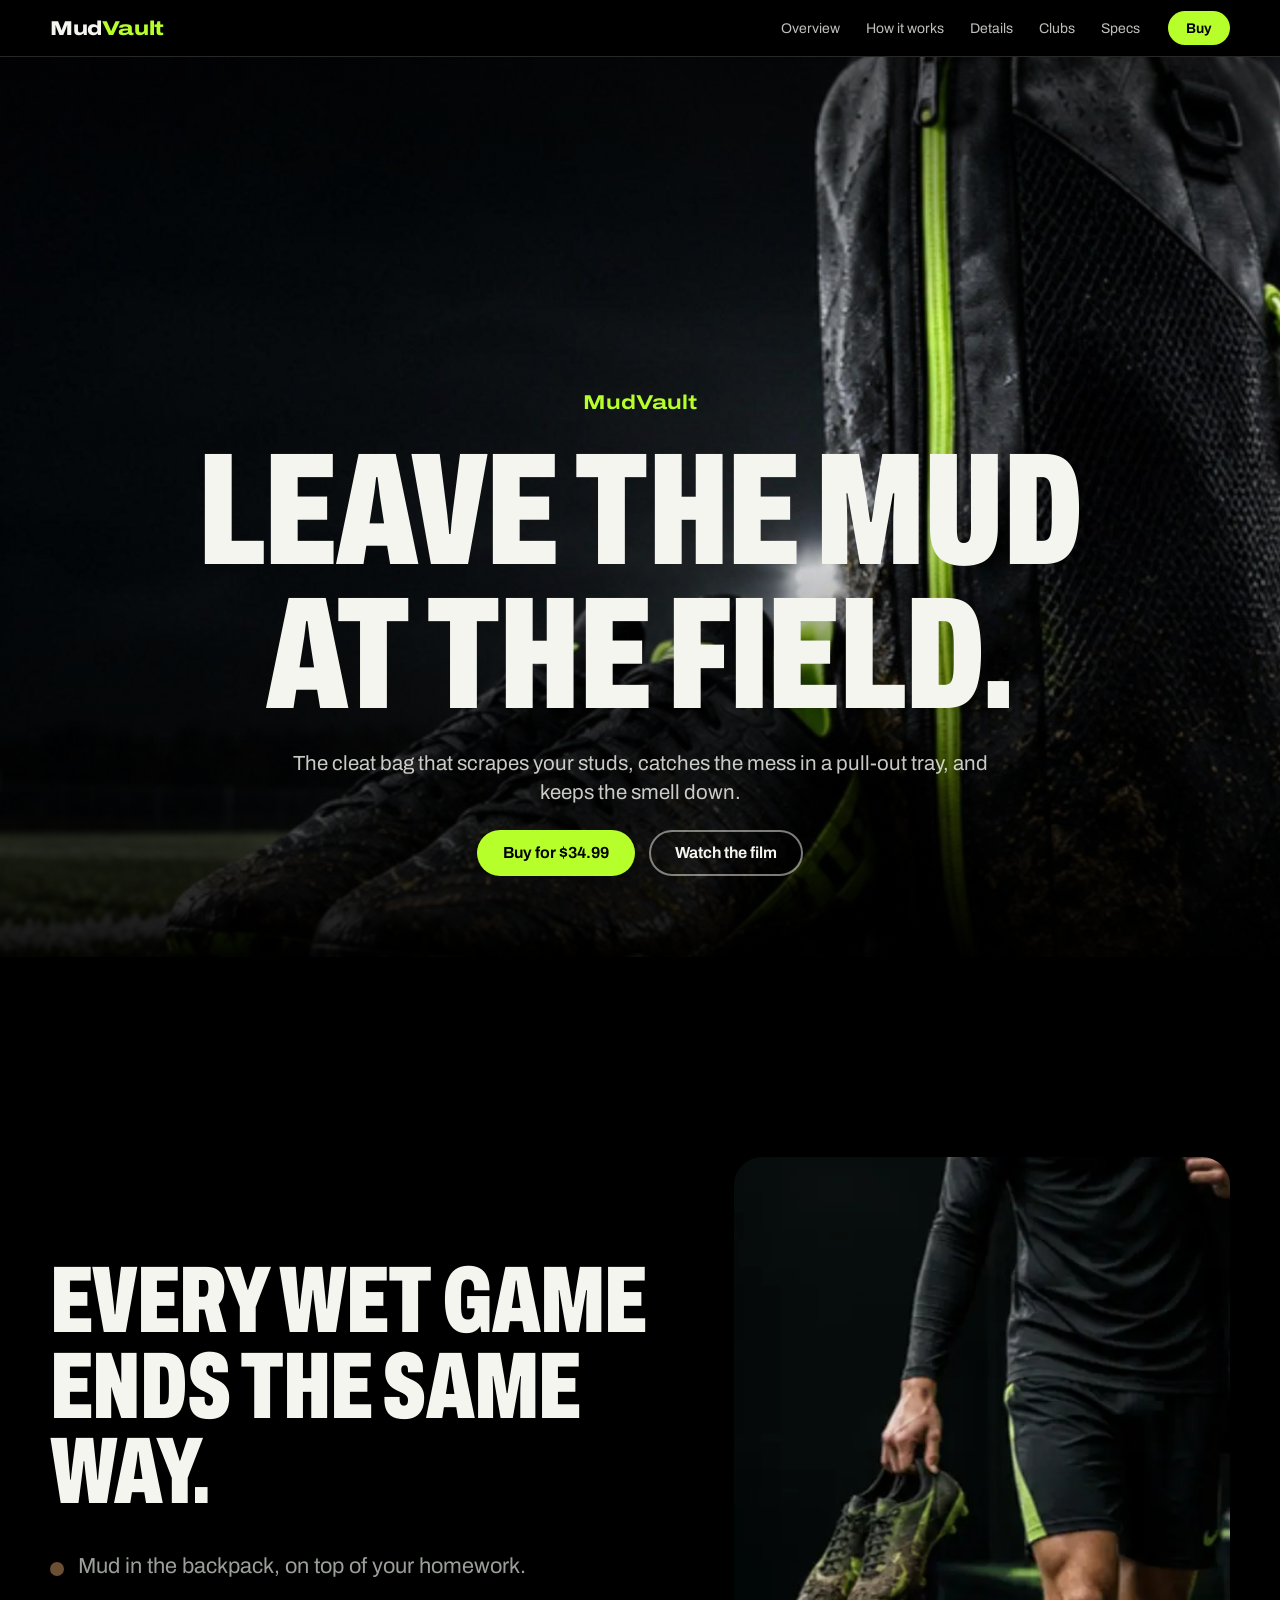
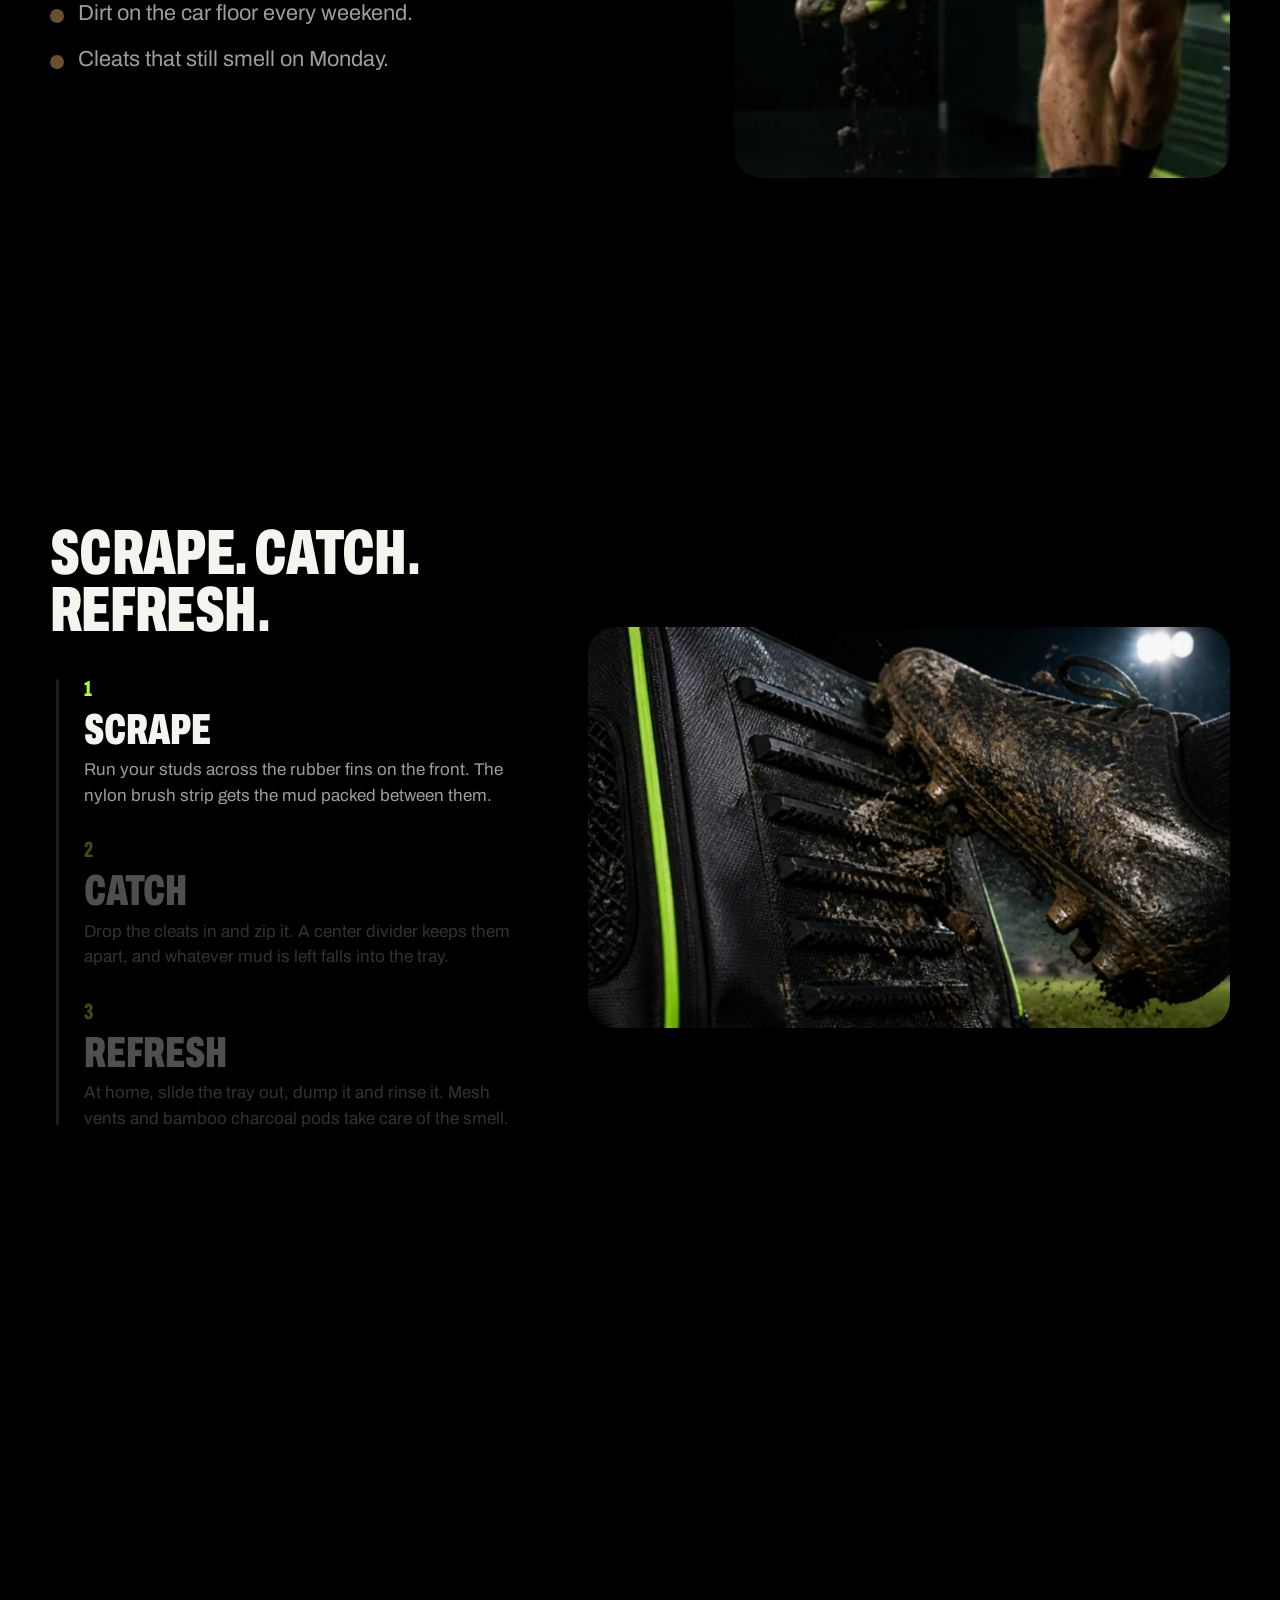
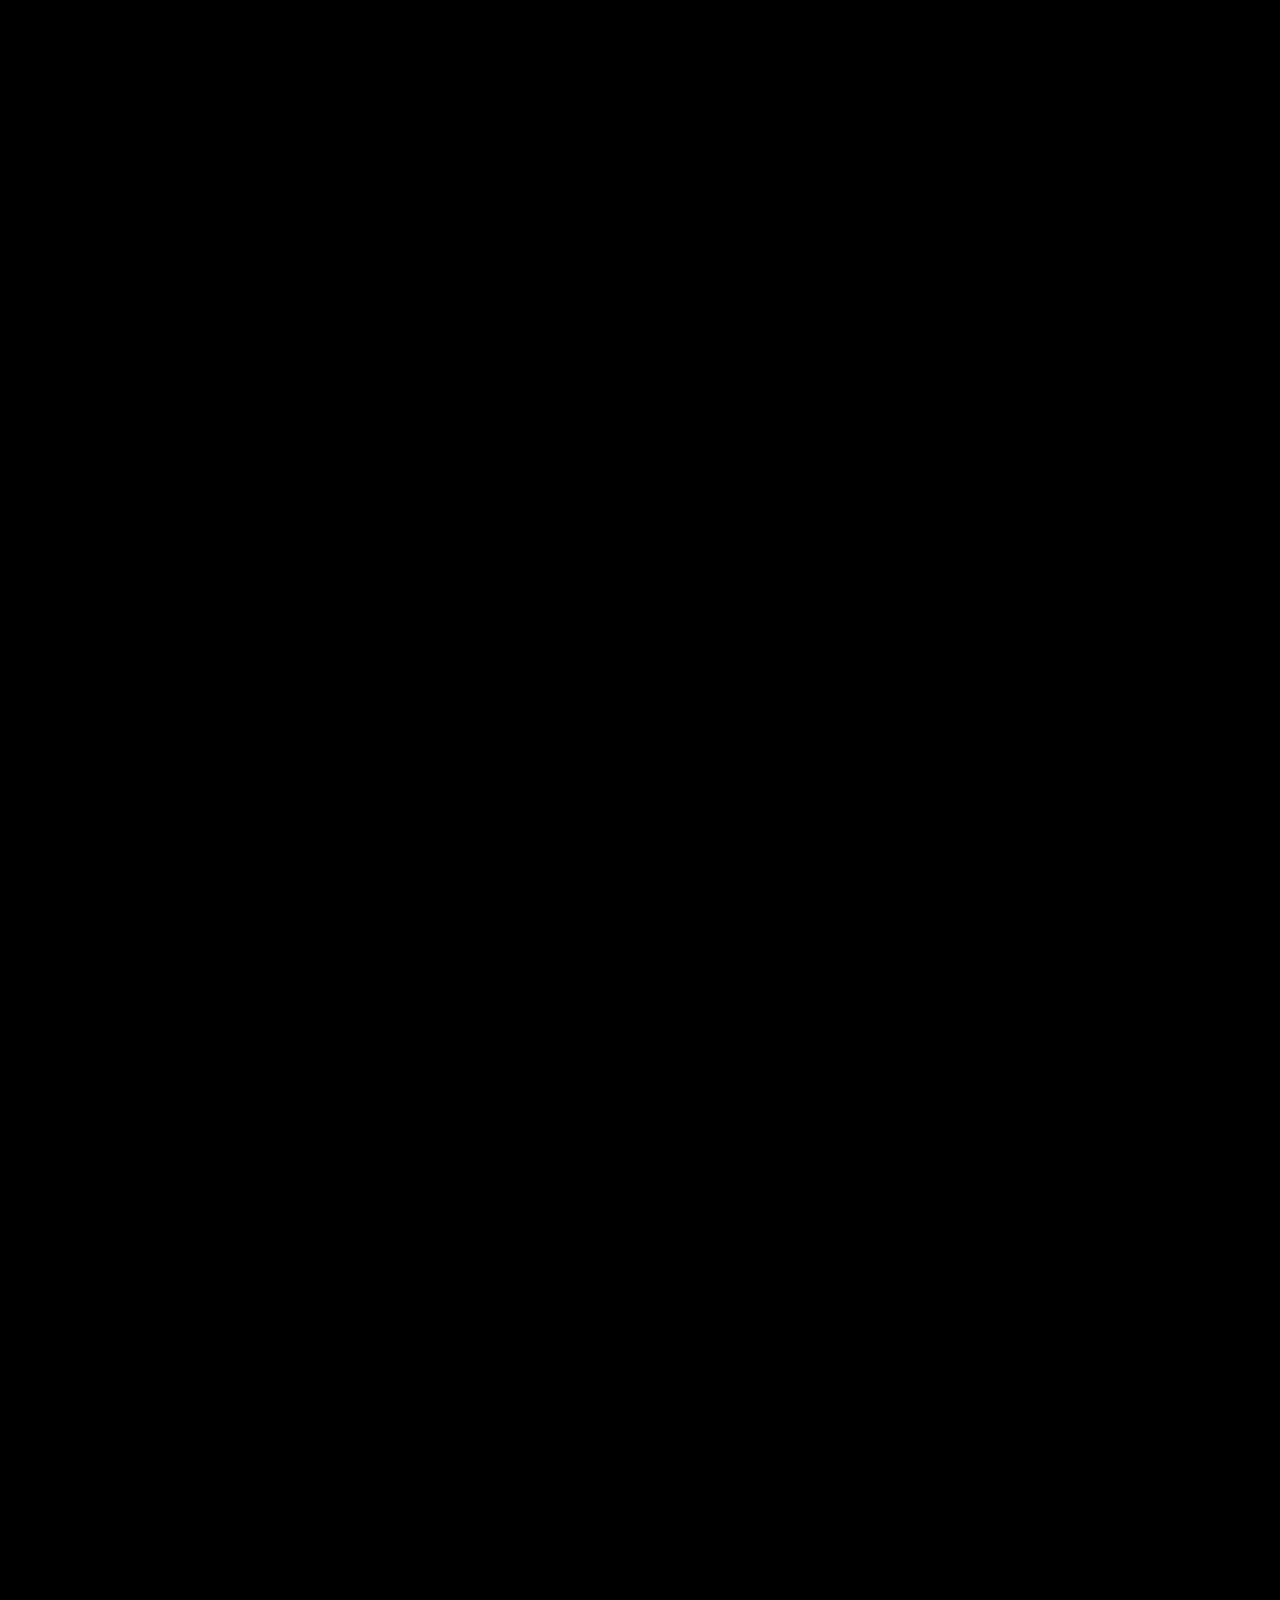
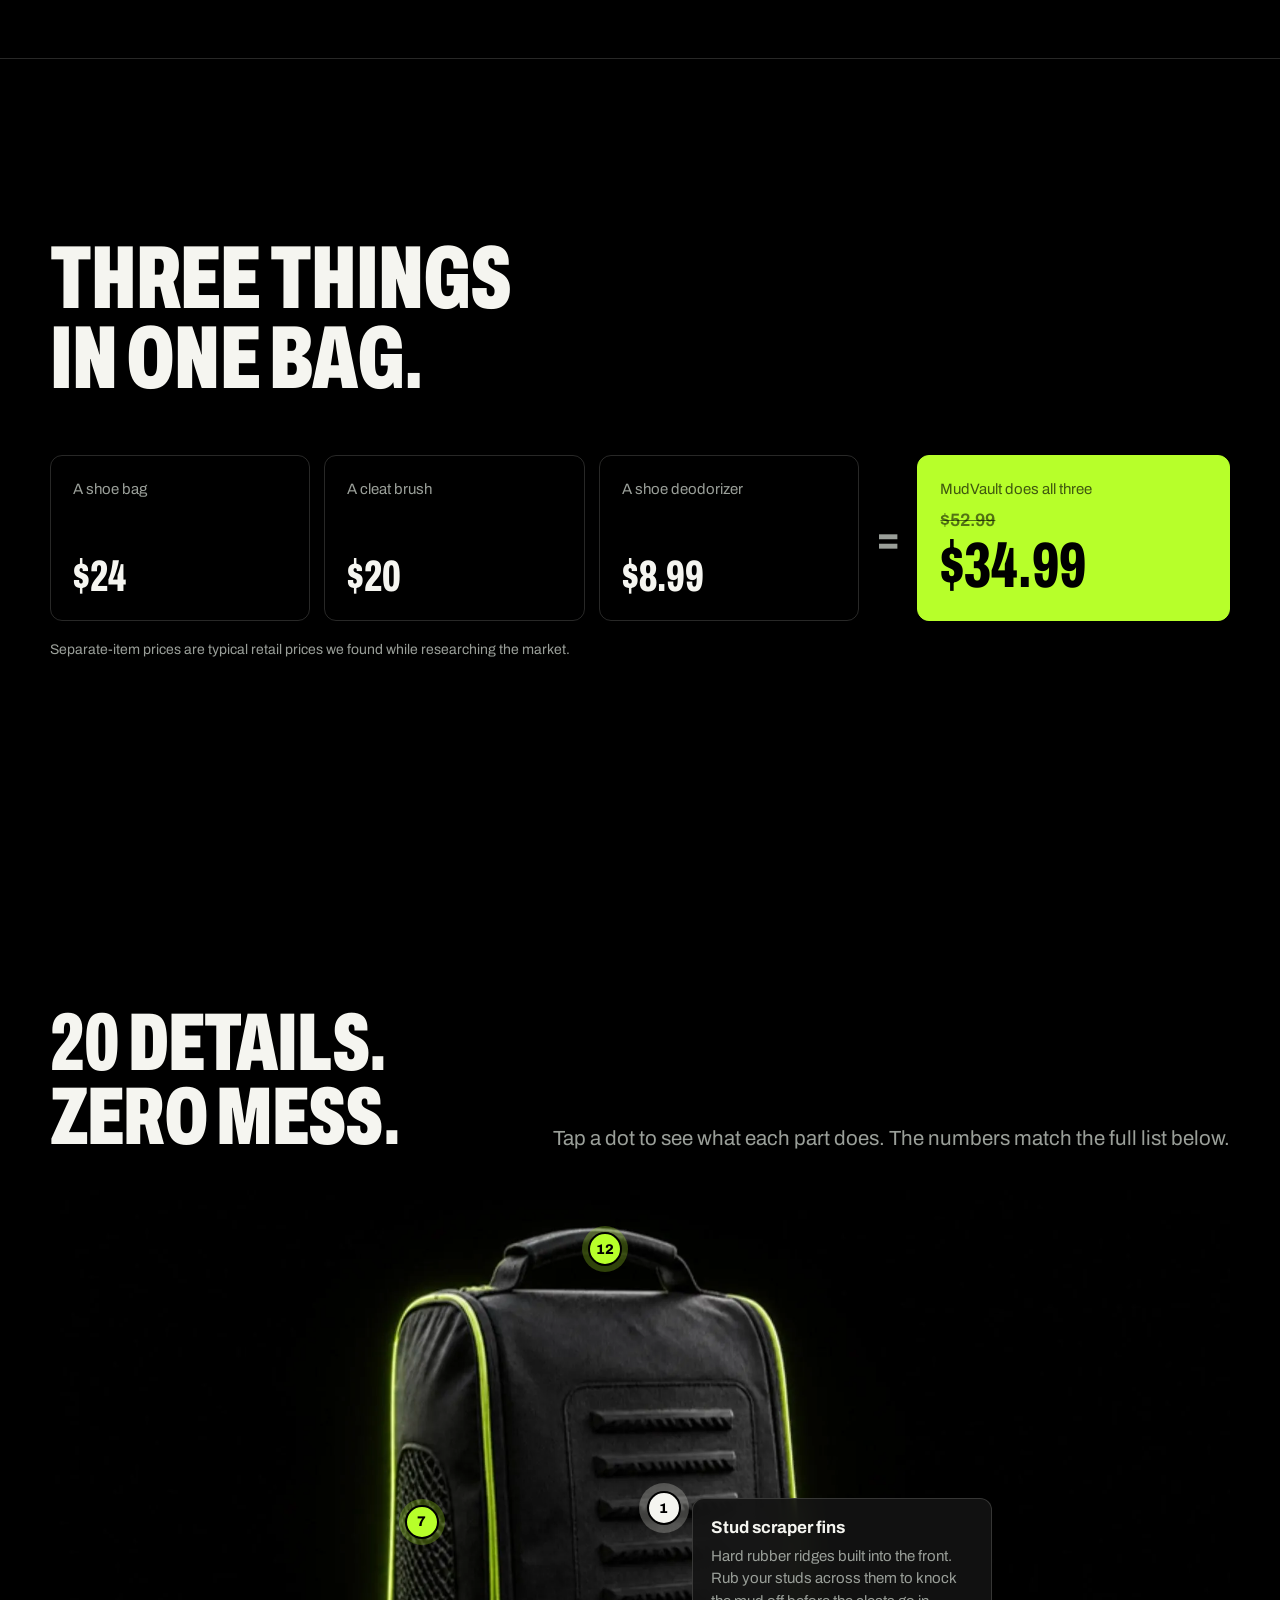
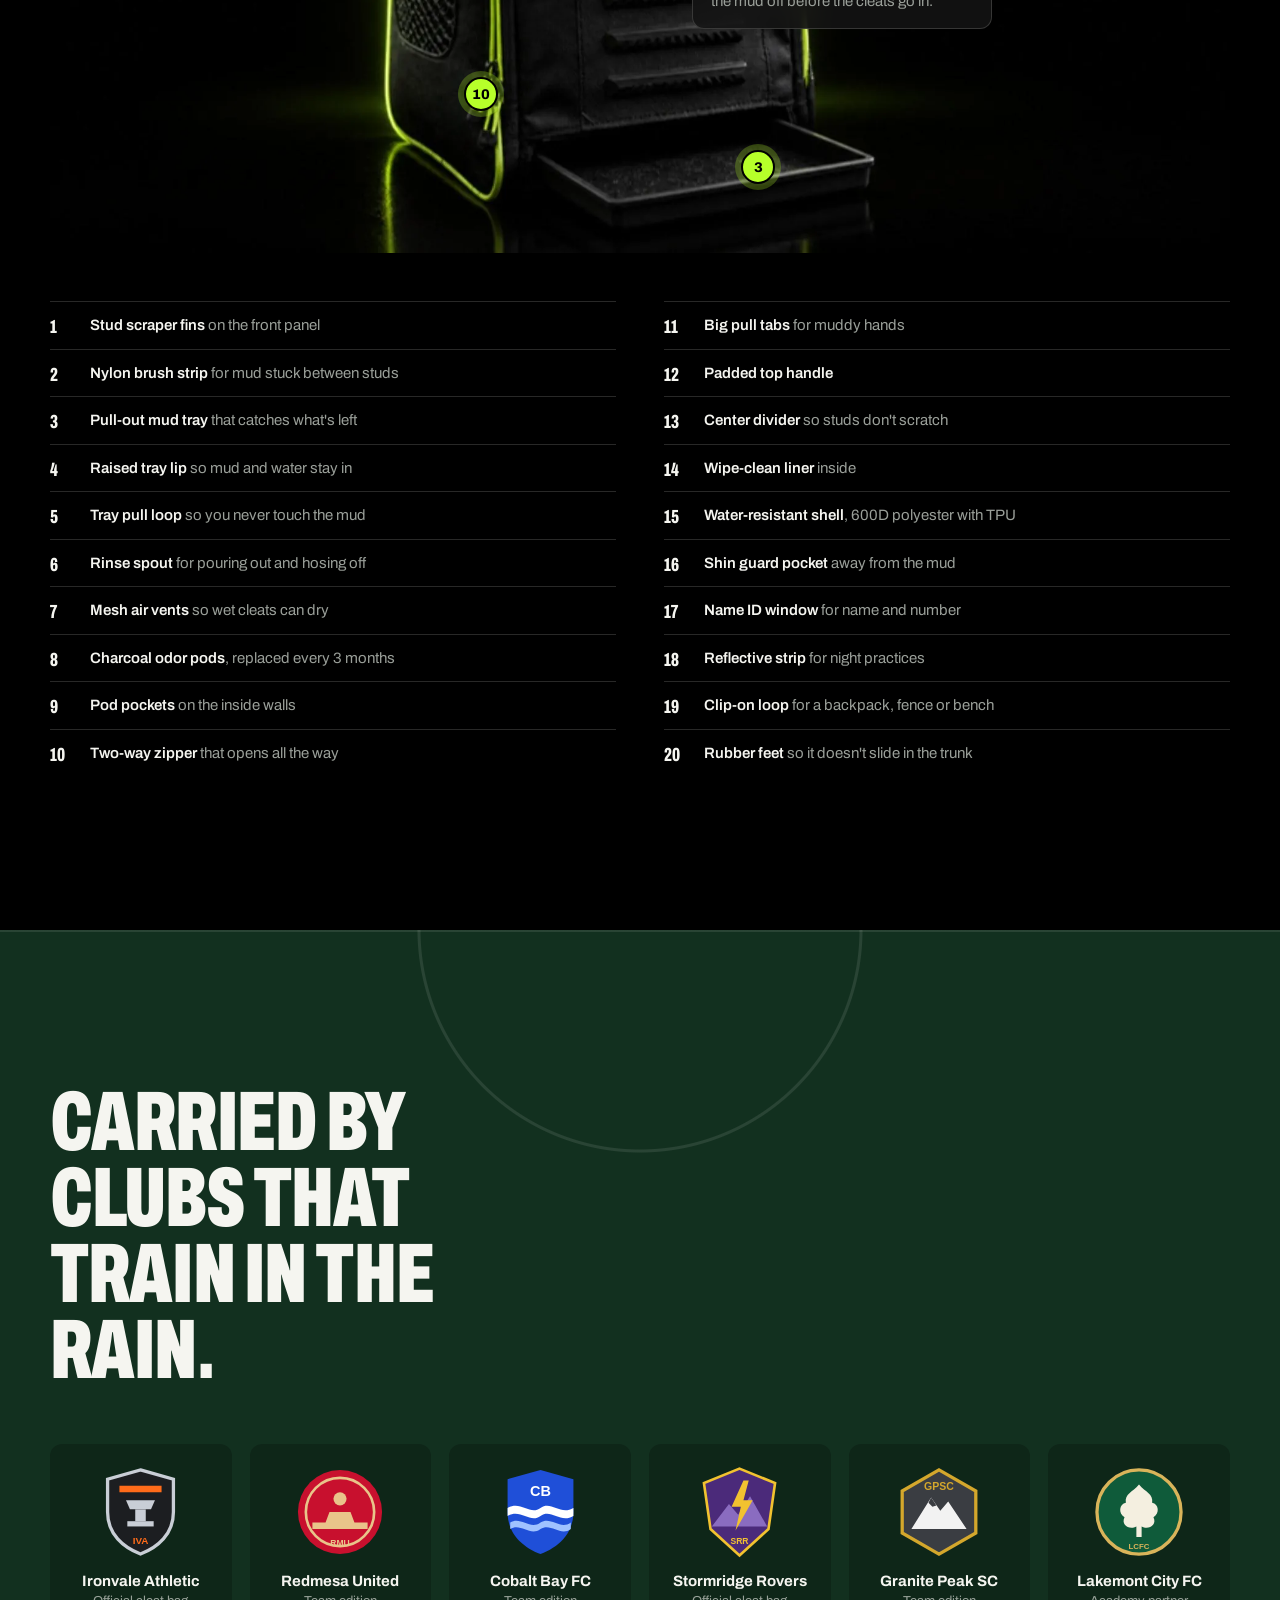
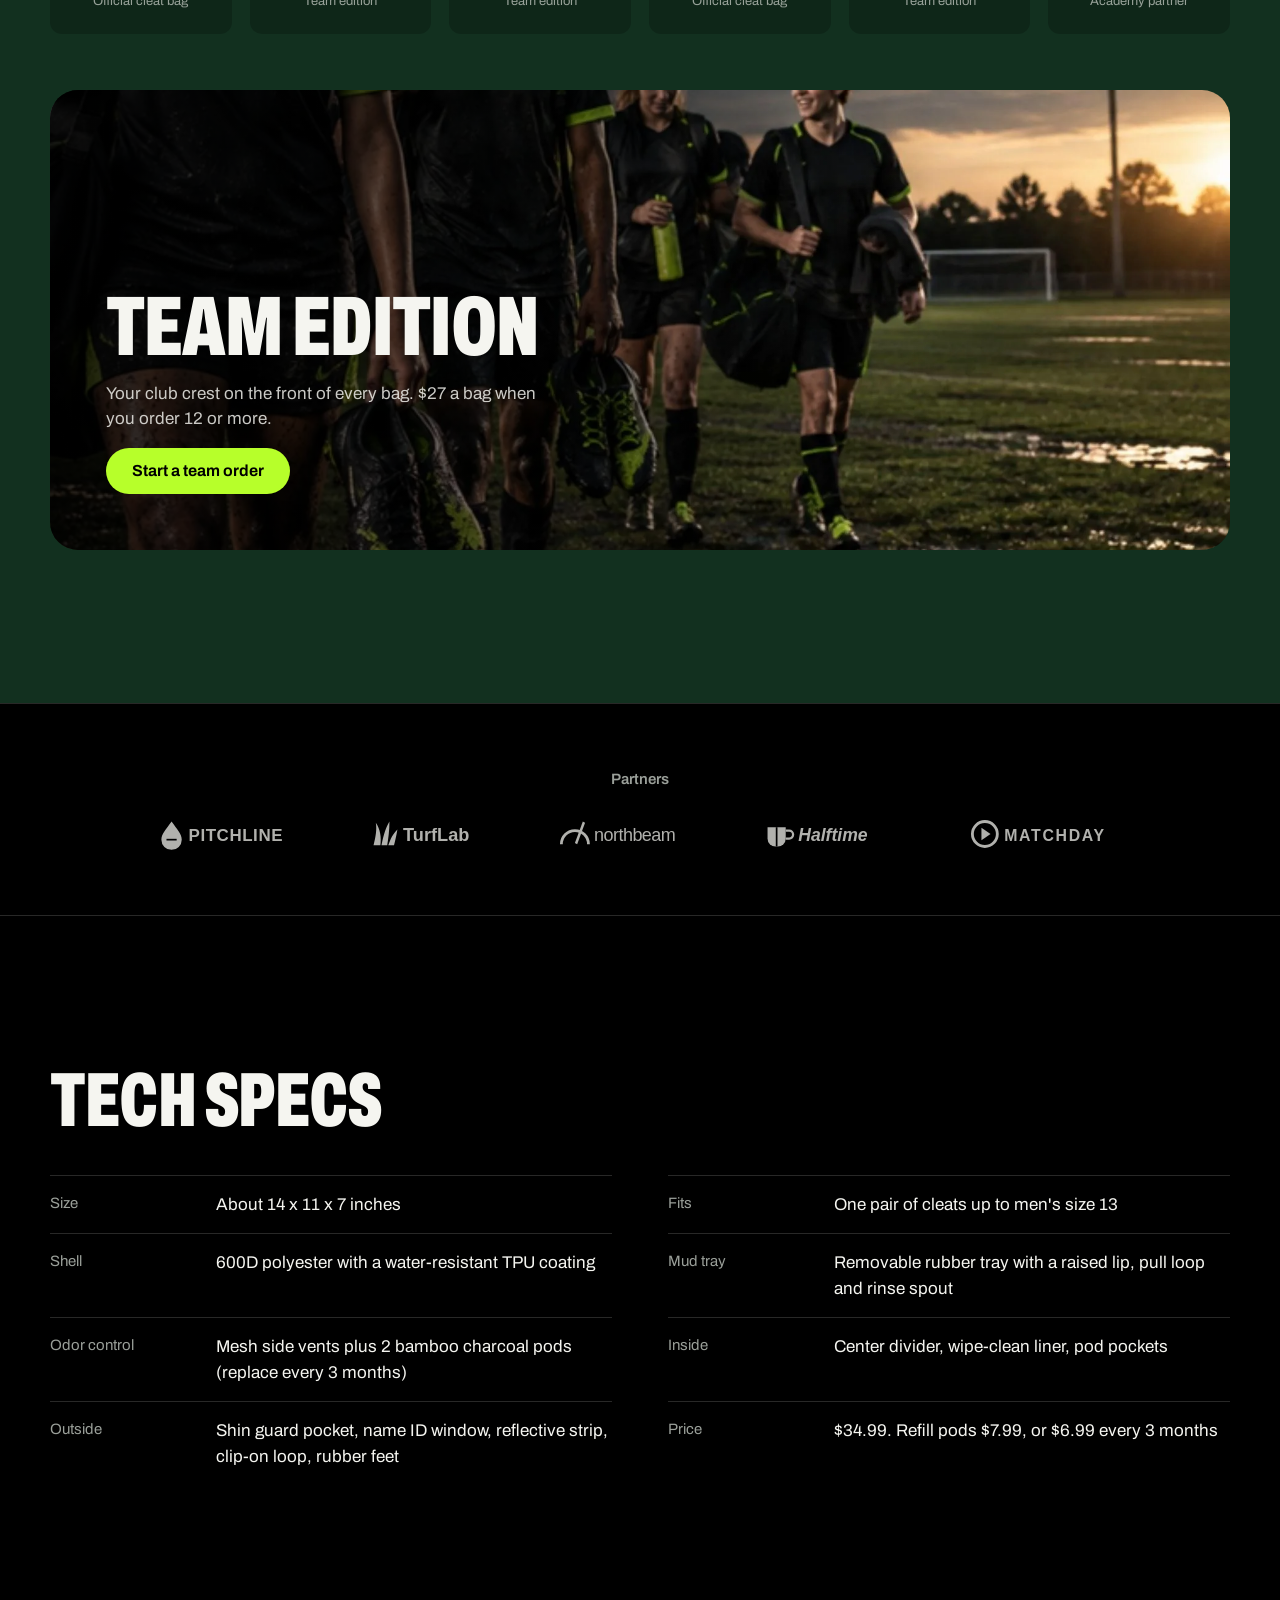
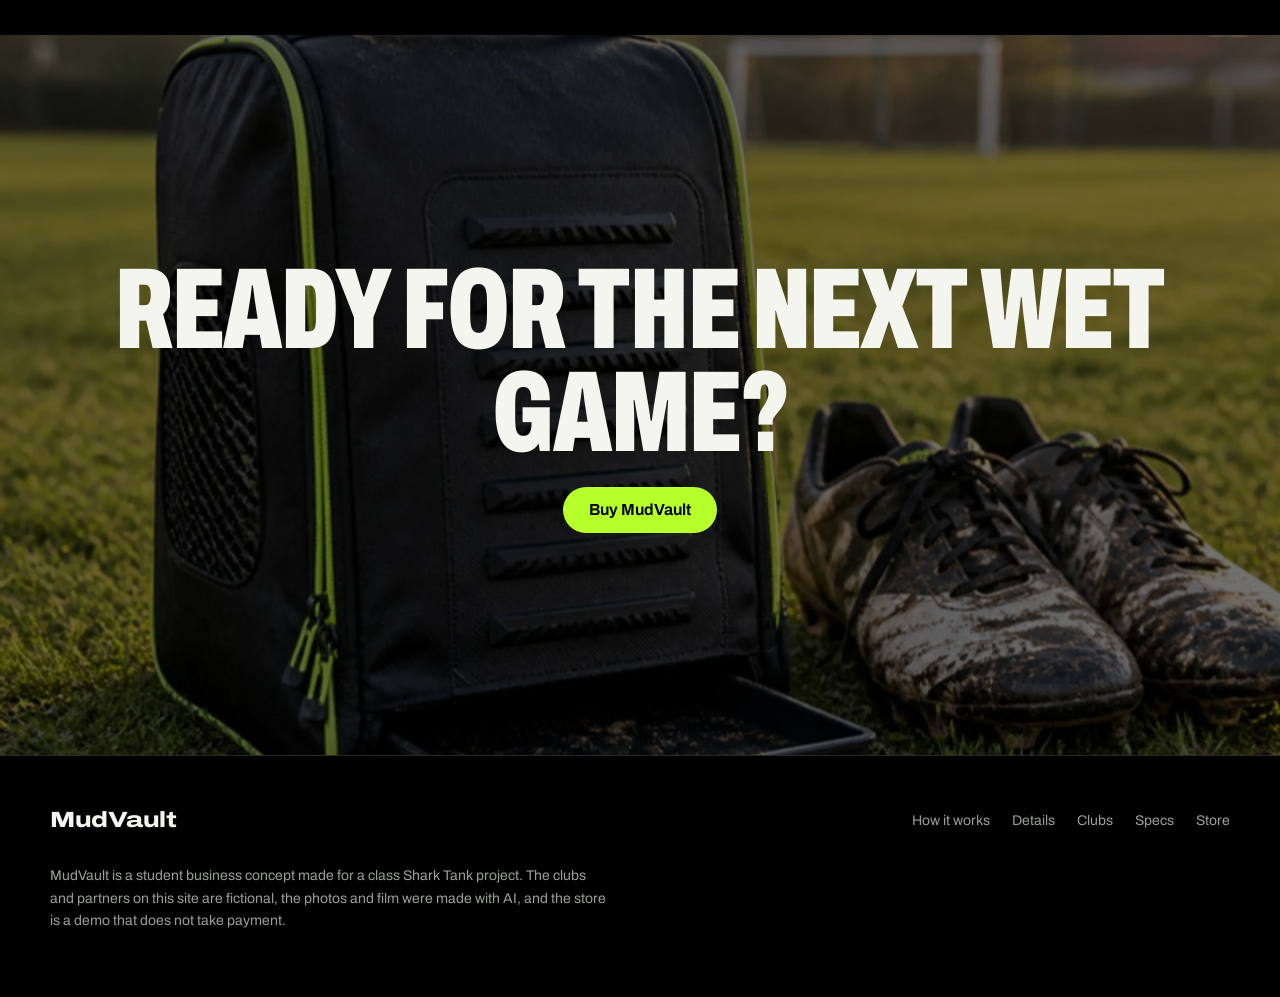
<file: index.html>
<!doctype html>
<html lang="en">
<head>
  <meta charset="utf-8">
  <meta name="viewport" content="width=device-width, initial-scale=1">
  <title>MudVault — Leave the mud at the field</title>
  <meta name="description" content="MudVault is the cleat bag with a built-in stud scraper, a pull-out mud tray and charcoal odor pods. $34.99.">
  <meta name="theme-color" content="#000000">
  <meta property="og:title" content="MudVault — Leave the mud at the field">
  <meta property="og:description" content="The cleat bag that scrapes, catches and deodorizes. $34.99.">
  <meta property="og:image" content="/assets/img/hero.jpg">
  <link rel="icon" href="/favicon.svg" type="image/svg+xml">
  <link rel="preload" href="/assets/fonts/archivo-latin-wdth-normal.woff2" as="font" type="font/woff2" crossorigin>
  <link rel="stylesheet" href="/assets/css/site.css">
</head>
<body>
  <a class="visually-hidden" href="#main">Skip to content</a>

  <header class="nav">
    <div class="wrap nav-inner">
      <a class="wordmark" href="/" aria-label="MudVault home">Mud<span>Vault</span></a>
      <ul class="nav-links">
        <li><a href="#overview">Overview</a></li>
        <li><a href="#how">How it works</a></li>
        <li><a href="#details">Details</a></li>
        <li><a href="#clubs">Clubs</a></li>
        <li><a href="#specs">Specs</a></li>
      </ul>
      <a class="btn btn-volt" href="/store">Buy</a>
    </div>
  </header>

  <main id="main">
    <!-- Hero: AI film -->
    <section class="hero" aria-label="MudVault">
      <img class="hero-poster" src="/assets/img/night.jpg" alt="" aria-hidden="true">
      <video id="heroFilm" autoplay muted loop playsinline preload="auto" poster="/assets/img/night.jpg" aria-hidden="true">
        <source src="/assets/video/mudvault-film.mp4" type="video/mp4">
      </video>
      <div class="wrap hero-copy">
        <h1>MudVault</h1>
        <p class="display">Leave the mud<br>at the field.</p>
        <p class="lede">The cleat bag that scrapes your studs, catches the mess in a pull-out tray, and keeps the smell down.</p>
        <div class="hero-actions">
          <a class="btn btn-volt" href="/store">Buy for $34.99</a>
          <button class="btn btn-ghost" type="button" data-open-film>Watch the film</button>
        </div>
      </div>
    </section>

    <!-- Problem -->
    <section class="problem" id="overview">
      <div class="wrap problem-grid">
        <div>
          <h2 class="display">Every wet game ends the same way.</h2>
          <ul class="problem-list">
            <li>Mud in the backpack, on top of your homework.</li>
            <li>Dirt on the car floor every weekend.</li>
            <li>Cleats that still smell on Monday.</li>
          </ul>
        </div>
        <figure class="problem-photo" style="margin:0">
          <img src="/assets/img/locker.webp" srcset="/assets/img/locker-960.webp 960w, /assets/img/locker.webp 1920w" sizes="(max-width: 860px) 100vw, 45vw" alt="A player walking out of the locker room holding muddy cleats" loading="lazy">
        </figure>
      </div>
    </section>

    <!-- How it works: sticky scroll -->
    <section class="steps" id="how" data-steps>
      <div class="steps-sticky">
        <div class="wrap steps-grid">
          <div>
            <h2 class="display steps-head">Scrape. Catch. Refresh.</h2>
            <div class="steps-track">
              <div class="chalk" aria-hidden="true"><div class="chalk-fill"></div></div>
              <article class="step is-active" data-step="0">
                <span class="step-num">1</span>
                <h3>Scrape</h3>
                <p>Run your studs across the rubber fins on the front. The nylon brush strip gets the mud packed between them.</p>
                <img class="step-photo" src="/assets/img/scrape-960.webp" alt="" loading="lazy">
              </article>
              <article class="step" data-step="1">
                <span class="step-num">2</span>
                <h3>Catch</h3>
                <p>Drop the cleats in and zip it. A center divider keeps them apart, and whatever mud is left falls into the tray.</p>
                <img class="step-photo" src="/assets/img/exploded-960.webp" alt="" loading="lazy">
              </article>
              <article class="step" data-step="2">
                <span class="step-num">3</span>
                <h3>Refresh</h3>
                <p>At home, slide the tray out, dump it and rinse it. Mesh vents and bamboo charcoal pods take care of the smell.</p>
                <img class="step-photo" src="/assets/img/tray-960.webp" alt="" loading="lazy">
              </article>
            </div>
          </div>
          <div class="steps-media" aria-hidden="true">
            <img class="is-active" src="/assets/img/scrape.webp" alt="">
            <img src="/assets/img/exploded.webp" alt="" loading="lazy">
            <img src="/assets/img/tray.webp" alt="" loading="lazy">
          </div>
        </div>
      </div>
    </section>

    <!-- Equation -->
    <section class="equation">
      <div class="wrap">
        <h2 class="display">Three things in one bag.</h2>
        <div class="eq-row">
          <div class="eq-item"><span class="what">A shoe bag</span><span class="cost">$24</span></div>
          <div class="eq-item"><span class="what">A cleat brush</span><span class="cost">$20</span></div>
          <div class="eq-item"><span class="what">A shoe deodorizer</span><span class="cost">$8.99</span></div>
          <span class="eq-sign" aria-hidden="true">=</span>
          <div class="eq-item eq-total">
            <span class="what">MudVault does all three</span>
            <span><span class="was">$52.99</span><br><span class="cost">$34.99</span></span>
          </div>
        </div>
        <p class="eq-note">Separate-item prices are typical retail prices we found while researching the market.</p>
      </div>
    </section>

    <!-- Details: hotspots -->
    <section class="details" id="details">
      <div class="wrap">
        <div class="details-top">
          <h2 class="display">20 details.<br>Zero mess.</h2>
          <p class="lede">Tap a dot to see what each part does. The numbers match the full list below.</p>
        </div>
        <div class="hotspot-stage" data-hotspots>
          <img src="/assets/img/hero.webp" srcset="/assets/img/hero-960.webp 960w, /assets/img/hero.webp 1920w" sizes="(max-width: 1180px) 100vw, 1180px" alt="MudVault cleat bag with the mud tray slightly pulled out" loading="lazy">
          <button class="hotspot" style="left:47%;top:9%" aria-expanded="false" data-title="Padded top handle" data-body="Soft grip that's easy to carry, even when the bag is full.">12</button>
          <button class="hotspot" style="left:52%;top:48%" aria-expanded="false" data-title="Stud scraper fins" data-body="Hard rubber ridges built into the front. Rub your studs across them to knock the mud off before the cleats go in.">1</button>
          <button class="hotspot" style="left:31.5%;top:50%" aria-expanded="false" data-title="Mesh air vents" data-body="Breathable side panels let wet cleats dry out instead of sitting in a sealed bag.">7</button>
          <button class="hotspot" style="left:36.5%;top:76%" aria-expanded="false" data-title="Two-way zipper" data-body="Opens from either side with big pull tabs you can grab with muddy hands.">10</button>
          <button class="hotspot" style="left:60%;top:87%" aria-expanded="false" data-title="Pull-out mud tray" data-body="A rubber tray with a raised lip and a rinse spout. Slide it out, dump it, hose it off.">3</button>
        </div>

        <ol class="detail-list">
          <li><b>Stud scraper fins</b> on the front panel</li>
          <li><b>Nylon brush strip</b> for mud stuck between studs</li>
          <li><b>Pull-out mud tray</b> that catches what's left</li>
          <li><b>Raised tray lip</b> so mud and water stay in</li>
          <li><b>Tray pull loop</b> so you never touch the mud</li>
          <li><b>Rinse spout</b> for pouring out and hosing off</li>
          <li><b>Mesh air vents</b> so wet cleats can dry</li>
          <li><b>Charcoal odor pods</b>, replaced every 3 months</li>
          <li><b>Pod pockets</b> on the inside walls</li>
          <li><b>Two-way zipper</b> that opens all the way</li>
          <li><b>Big pull tabs</b> for muddy hands</li>
          <li><b>Padded top handle</b></li>
          <li><b>Center divider</b> so studs don't scratch</li>
          <li><b>Wipe-clean liner</b> inside</li>
          <li><b>Water-resistant shell</b>, 600D polyester with TPU</li>
          <li><b>Shin guard pocket</b> away from the mud</li>
          <li><b>Name ID window</b> for name and number</li>
          <li><b>Reflective strip</b> for night practices</li>
          <li><b>Clip-on loop</b> for a backpack, fence or bench</li>
          <li><b>Rubber feet</b> so it doesn't slide in the trunk</li>
        </ol>
      </div>
    </section>

    <!-- Clubs -->
    <section class="clubs" id="clubs">
      <div class="wrap">
        <h2 class="display">Carried by clubs that train in the rain.</h2>
        <div class="crest-grid">
          <div class="crest"><img src="/assets/logos/ironvale-athletic.svg" alt="Ironvale Athletic crest"><div><b>Ironvale Athletic</b><span>Official cleat bag</span></div></div>
          <div class="crest"><img src="/assets/logos/redmesa-united.svg" alt="Redmesa United crest"><div><b>Redmesa United</b><span>Team edition</span></div></div>
          <div class="crest"><img src="/assets/logos/cobalt-bay-fc.svg" alt="Cobalt Bay FC crest"><div><b>Cobalt Bay FC</b><span>Team edition</span></div></div>
          <div class="crest"><img src="/assets/logos/stormridge-rovers.svg" alt="Stormridge Rovers crest"><div><b>Stormridge Rovers</b><span>Official cleat bag</span></div></div>
          <div class="crest"><img src="/assets/logos/granite-peak-sc.svg" alt="Granite Peak SC crest"><div><b>Granite Peak SC</b><span>Team edition</span></div></div>
          <div class="crest"><img src="/assets/logos/lakemont-city-fc.svg" alt="Lakemont City FC crest"><div><b>Lakemont City FC</b><span>Academy partner</span></div></div>
        </div>

        <div class="team-banner">
          <img src="/assets/img/team.webp" srcset="/assets/img/team-960.webp 960w, /assets/img/team.webp 1920w" sizes="(max-width: 1180px) 100vw, 1180px" alt="A team walking off a muddy field after a game, carrying their bags" loading="lazy">
          <div class="team-banner-copy">
            <h3 class="display">Team edition</h3>
            <p>Your club crest on the front of every bag. $27 a bag when you order 12 or more.</p>
            <a class="btn btn-volt" href="/store?edition=team">Start a team order</a>
          </div>
        </div>
      </div>
    </section>

    <!-- Partners -->
    <section class="partners" aria-labelledby="partners-h">
      <div class="wrap">
        <h2 id="partners-h">Partners</h2>
        <div class="partner-row">
          <img src="/assets/logos/pitchline.svg" alt="Pitchline Hydration">
          <img src="/assets/logos/turflab.svg" alt="TurfLab">
          <img src="/assets/logos/northbeam.svg" alt="Northbeam Mobile">
          <img src="/assets/logos/halftime-coffee.svg" alt="Halftime Coffee">
          <img src="/assets/logos/matchday-media.svg" alt="Matchday Media">
        </div>
      </div>
    </section>

    <!-- Specs -->
    <section class="specs" id="specs">
      <div class="wrap">
        <h2 class="display">Tech specs</h2>
        <dl class="spec-table">
          <div><dt>Size</dt><dd>About 14 x 11 x 7 inches</dd></div>
          <div><dt>Fits</dt><dd>One pair of cleats up to men's size 13</dd></div>
          <div><dt>Shell</dt><dd>600D polyester with a water-resistant TPU coating</dd></div>
          <div><dt>Mud tray</dt><dd>Removable rubber tray with a raised lip, pull loop and rinse spout</dd></div>
          <div><dt>Odor control</dt><dd>Mesh side vents plus 2 bamboo charcoal pods (replace every 3 months)</dd></div>
          <div><dt>Inside</dt><dd>Center divider, wipe-clean liner, pod pockets</dd></div>
          <div><dt>Outside</dt><dd>Shin guard pocket, name ID window, reflective strip, clip-on loop, rubber feet</dd></div>
          <div><dt>Price</dt><dd>$34.99. Refill pods $7.99, or $6.99 every 3 months</dd></div>
        </dl>
      </div>
    </section>

    <!-- Final CTA -->
    <section class="final">
      <img src="/assets/img/field.webp" srcset="/assets/img/field-960.webp 960w, /assets/img/field.webp 1920w" sizes="100vw" alt="" loading="lazy">
      <div class="wrap final-copy">
        <h2 class="display">Ready for the next wet game?</h2>
        <a class="btn btn-volt" href="/store">Buy MudVault</a>
      </div>
    </section>
  </main>

  <footer class="footer">
    <div class="wrap">
      <div class="footer-top">
        <a class="wordmark" href="/">MudVault</a>
        <nav aria-label="Footer">
          <a href="#how">How it works</a>
          <a href="#details">Details</a>
          <a href="#clubs">Clubs</a>
          <a href="#specs">Specs</a>
          <a href="/store">Store</a>
        </nav>
      </div>
      <p class="disclaimer">MudVault is a student business concept made for a class Shark Tank project. The clubs and partners on this site are fictional, the photos and film were made with AI, and the store is a demo that does not take payment.</p>
    </div>
  </footer>

  <dialog class="film-dialog" id="filmDialog" aria-label="MudVault film">
    <button class="film-close" type="button" data-close-film>Close</button>
    <video id="filmPlayer" controls playsinline preload="none" poster="/assets/img/night.jpg">
      <source src="/assets/video/mudvault-film.mp4" type="video/mp4">
    </video>
  </dialog>

  <script src="/assets/js/site.js" defer></script>
</body>
</html>
</file>
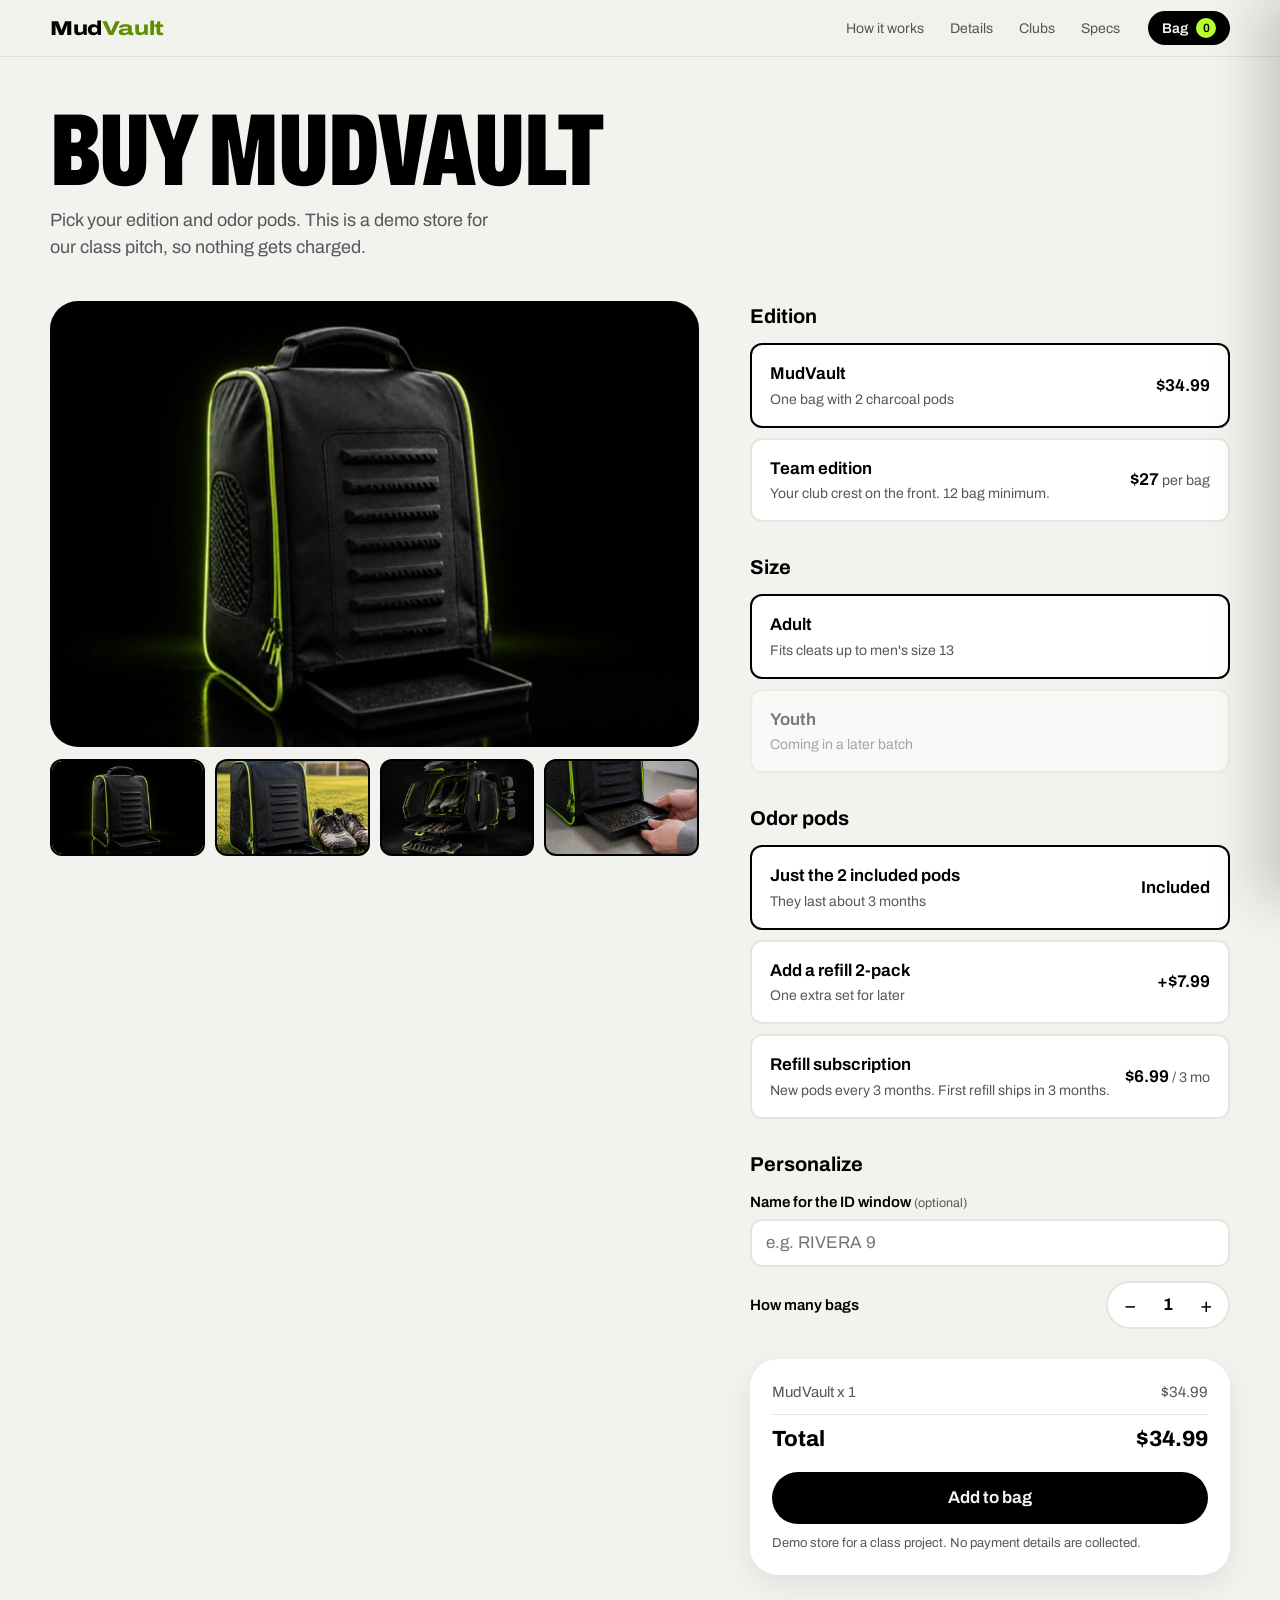
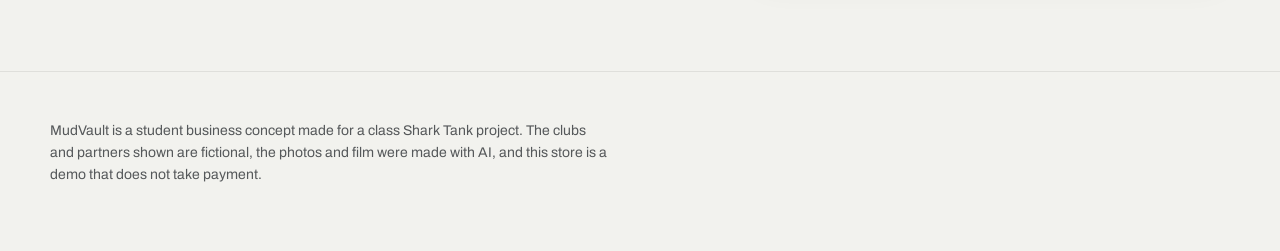
<file: store.html>
<!doctype html>
<html lang="en">
<head>
  <meta charset="utf-8">
  <meta name="viewport" content="width=device-width, initial-scale=1">
  <title>Buy MudVault</title>
  <meta name="description" content="Order MudVault, the cleat bag with a built-in stud scraper and pull-out mud tray. Team edition available.">
  <meta name="theme-color" content="#f2f2ee">
  <link rel="icon" href="/favicon.svg" type="image/svg+xml">
  <link rel="preload" href="/assets/fonts/archivo-latin-wdth-normal.woff2" as="font" type="font/woff2" crossorigin>
  <link rel="stylesheet" href="/assets/css/site.css">
  <link rel="stylesheet" href="/assets/css/store.css">
</head>
<body class="store">
  <header class="nav nav-light">
    <div class="wrap nav-inner">
      <a class="wordmark" href="/" aria-label="MudVault home">Mud<span>Vault</span></a>
      <ul class="nav-links">
        <li><a href="/#how">How it works</a></li>
        <li><a href="/#details">Details</a></li>
        <li><a href="/#clubs">Clubs</a></li>
        <li><a href="/#specs">Specs</a></li>
      </ul>
      <button class="bag-btn" type="button" data-open-bag aria-controls="bag">Bag <span class="bag-count" data-bag-count>0</span></button>
    </div>
  </header>

  <main class="wrap store-main" id="main">
    <div class="store-head">
      <h1 class="display">Buy MudVault</h1>
      <p>Pick your edition and odor pods. This is a demo store for our class pitch, so nothing gets charged.</p>
    </div>

    <div class="store-grid">
      <section class="gallery" aria-label="Product photos">
        <div class="gallery-main">
          <img id="galleryMain" src="/assets/img/hero.webp" alt="MudVault cleat bag, front view">
          <span class="id-tag" id="idTag" hidden></span>
        </div>
        <div class="gallery-thumbs" role="list">
          <button type="button" class="is-active" data-src="/assets/img/hero.webp" data-alt="MudVault cleat bag, front view" role="listitem"><img src="/assets/img/hero-960.webp" alt="Front view"></button>
          <button type="button" data-src="/assets/img/field.webp" data-alt="MudVault on the grass next to muddy cleats" role="listitem"><img src="/assets/img/field-960.webp" alt="On the field"></button>
          <button type="button" data-src="/assets/img/exploded.webp" data-alt="MudVault opened up to show the cleat compartments and tray" role="listitem"><img src="/assets/img/exploded-960.webp" alt="Opened up"></button>
          <button type="button" data-src="/assets/img/tray.webp" data-alt="Sliding the mud tray out of MudVault" role="listitem"><img src="/assets/img/tray-960.webp" alt="Mud tray"></button>
        </div>
      </section>

      <form class="config" id="config" novalidate>
        <fieldset>
          <legend>Edition</legend>
          <label class="choice">
            <input type="radio" name="edition" value="standard" checked>
            <span class="choice-body"><b>MudVault</b><span>One bag with 2 charcoal pods</span></span>
            <span class="choice-price">$34.99</span>
          </label>
          <label class="choice">
            <input type="radio" name="edition" value="team">
            <span class="choice-body"><b>Team edition</b><span>Your club crest on the front. 12 bag minimum.</span></span>
            <span class="choice-price">$27 <small>per bag</small></span>
          </label>
        </fieldset>

        <fieldset>
          <legend>Size</legend>
          <label class="choice">
            <input type="radio" name="size" value="adult" checked>
            <span class="choice-body"><b>Adult</b><span>Fits cleats up to men's size 13</span></span>
          </label>
          <label class="choice is-disabled">
            <input type="radio" name="size" value="youth" disabled>
            <span class="choice-body"><b>Youth</b><span>Coming in a later batch</span></span>
          </label>
        </fieldset>

        <fieldset>
          <legend>Odor pods</legend>
          <label class="choice">
            <input type="radio" name="pods" value="none" checked>
            <span class="choice-body"><b>Just the 2 included pods</b><span>They last about 3 months</span></span>
            <span class="choice-price">Included</span>
          </label>
          <label class="choice">
            <input type="radio" name="pods" value="refill">
            <span class="choice-body"><b>Add a refill 2-pack</b><span>One extra set for later</span></span>
            <span class="choice-price">+$7.99</span>
          </label>
          <label class="choice">
            <input type="radio" name="pods" value="subscribe">
            <span class="choice-body"><b>Refill subscription</b><span>New pods every 3 months. First refill ships in 3 months.</span></span>
            <span class="choice-price">$6.99 <small>/ 3 mo</small></span>
          </label>
        </fieldset>

        <fieldset data-for="standard">
          <legend>Personalize</legend>
          <label class="field">
            <span>Name for the ID window <small>(optional)</small></span>
            <input type="text" name="idname" maxlength="14" autocomplete="off" placeholder="e.g. RIVERA 9">
          </label>
          <div class="qty">
            <span id="qtyLabel">How many bags</span>
            <div class="stepper" role="group" aria-labelledby="qtyLabel">
              <button type="button" data-step="-1" aria-label="One fewer bag">−</button>
              <output name="qty" aria-live="polite">1</output>
              <button type="button" data-step="1" aria-label="One more bag">+</button>
            </div>
          </div>
        </fieldset>

        <fieldset data-for="team" hidden>
          <legend>Team details</legend>
          <label class="field">
            <span>Club name</span>
            <input type="text" name="club" maxlength="40" autocomplete="organization" placeholder="e.g. Lakemont City FC">
          </label>
          <label class="field">
            <span>Crest thread color</span>
            <select name="thread">
              <option>Volt green</option>
              <option>White</option>
              <option>Gold</option>
              <option>Red</option>
              <option>Royal blue</option>
            </select>
          </label>
          <label class="field">
            <span>Number of bags <small>(12 or more)</small></span>
            <input type="number" name="teamqty" min="12" max="500" step="1" value="12" inputmode="numeric">
          </label>
          <p class="field-error" id="teamError" role="alert" hidden></p>
        </fieldset>

        <div class="summary" aria-live="polite">
          <div class="summary-line"><span id="sumLabel">MudVault x 1</span><span id="sumBags">$34.99</span></div>
          <div class="summary-line" id="sumPodsRow" hidden><span id="sumPodsLabel">Refill 2-pack</span><span id="sumPods">$7.99</span></div>
          <div class="summary-total"><span>Total</span><span id="sumTotal">$34.99</span></div>
          <button class="btn btn-ink add-btn" type="submit">Add to bag</button>
          <p class="demo-note">Demo store for a class project. No payment details are collected.</p>
        </div>
      </form>
    </div>
  </main>

  <aside class="bag" id="bag" aria-label="Your bag" aria-hidden="true" inert>
    <div class="bag-panel">
      <div class="bag-head">
        <h2>Your bag</h2>
        <button type="button" class="link-btn" data-close-bag>Close</button>
      </div>
      <ul class="bag-items" data-bag-items></ul>
      <p class="bag-empty" data-bag-empty>Your bag is empty. Pick an edition to get started.</p>
      <div class="bag-foot" data-bag-foot hidden>
        <div class="summary-total"><span>Subtotal</span><span data-bag-subtotal>$0.00</span></div>
        <button class="btn btn-ink add-btn" type="button" data-checkout>Check out</button>
      </div>
    </div>
  </aside>
  <div class="scrim" data-close-bag hidden></div>

  <dialog class="checkout" id="checkout" aria-labelledby="checkoutTitle">
    <div class="checkout-review" data-review>
      <h2 id="checkoutTitle">Review your order</h2>
      <ul class="bag-items" data-review-items></ul>
      <div class="summary-line"><span>Subtotal</span><span data-review-subtotal></span></div>
      <div class="summary-line"><span>Estimated Texas sales tax (8.25%)</span><span data-review-tax></span></div>
      <div class="summary-total"><span>Total</span><span data-review-total></span></div>
      <p class="demo-note">This checkout is a demo for our Shark Tank class pitch. Placing the order won't charge anything or ship anything.</p>
      <div class="checkout-actions">
        <button class="btn btn-ink" type="button" data-place>Place demo order</button>
        <button class="link-btn" type="button" data-close-checkout>Back to bag</button>
      </div>
    </div>
    <div class="checkout-done" data-done hidden>
      <div class="done-mark" aria-hidden="true">✓</div>
      <h2>Demo order placed</h2>
      <p>Order <b data-order-number></b>. Thanks for trying the MudVault store.</p>
      <p class="demo-note">No payment was taken and nothing will ship. MudVault is a student business concept.</p>
      <div class="checkout-actions">
        <a class="btn btn-ink" href="/">Back to MudVault</a>
        <button class="link-btn" type="button" data-close-checkout>Close</button>
      </div>
    </div>
  </dialog>

  <footer class="footer footer-light">
    <div class="wrap">
      <p class="disclaimer">MudVault is a student business concept made for a class Shark Tank project. The clubs and partners shown are fictional, the photos and film were made with AI, and this store is a demo that does not take payment.</p>
    </div>
  </footer>

  <script src="/assets/js/store.js" defer></script>
</body>
</html>
</file>
<file: assets/css/site.css>
/* MudVault — site styles */
@font-face {
  font-family: "Archivo";
  font-style: normal;
  font-display: swap;
  font-weight: 100 900;
  font-stretch: 62% 125%;
  src: url(/assets/fonts/archivo-latin-wdth-normal.woff2) format("woff2-variations"), url(/assets/fonts/archivo-latin-wdth-normal.woff2) format("woff2");
}
:root {
  --black: #000;
  --chalk: #f5f5f0;
  --volt: #b7ff2a;
  --mud: #6b4f33;
  --turf: #12301f;
  --steel: #9a9f99;
  --line: rgba(245, 245, 240, 0.16);
  --paper: #f2f2ee;
  --paper-2: #e6e6e0;
  --ink-soft: #55585a;
  --radius-lg: 28px;
  --radius-sm: 12px;
  --wrap: 1180px;
  --gutter: clamp(16px, 4vw, 40px);
  --font: "Archivo", system-ui, -apple-system, "Segoe UI", sans-serif;
}

*, *::before, *::after { box-sizing: border-box; }
html { scroll-behavior: smooth; -webkit-text-size-adjust: 100%; }
body {
  margin: 0;
  background: var(--black);
  color: var(--chalk);
  font-family: var(--font);
  font-size: 17px;
  line-height: 1.5;
  -webkit-font-smoothing: antialiased;
  text-rendering: optimizeLegibility;
}
img, video { display: block; max-width: 100%; }
a { color: inherit; }
button { font: inherit; }
:focus-visible { outline: 3px solid var(--volt); outline-offset: 3px; border-radius: 6px; }

.wrap { width: min(var(--wrap), 100% - 2 * var(--gutter)); margin-inline: auto; }
[hidden] { display: none !important; }
.visually-hidden { position: absolute; width: 1px; height: 1px; overflow: hidden; clip: rect(0 0 0 0); white-space: nowrap; }

/* Type */
.display {
  font-stretch: 62%;
  font-weight: 850;
  line-height: 0.9;
  letter-spacing: -0.01em;
  text-transform: uppercase;
  margin: 0;
}
.wordmark {
  font-stretch: 125%;
  font-weight: 800;
  letter-spacing: -0.02em;
  text-decoration: none;
}
.lede { font-size: clamp(19px, 1.6vw, 23px); line-height: 1.45; color: var(--steel); max-width: 34em; margin: 0; }
.lede strong { color: var(--chalk); font-weight: 600; }

/* Buttons */
.btn {
  display: inline-flex; align-items: center; justify-content: center; gap: 8px;
  min-height: 46px; padding: 0 24px; border-radius: 999px;
  font-weight: 650; font-size: 16px; text-decoration: none; cursor: pointer;
  border: 2px solid transparent; transition: background-color .2s, color .2s, border-color .2s;
}
.btn-volt { background: var(--volt); color: var(--black); }
.btn-volt:hover { background: #cbff63; }
.btn-ghost { border-color: rgba(245,245,240,.5); color: var(--chalk); background: transparent; }
.btn-ghost:hover { border-color: var(--chalk); }
.btn-ink { background: var(--black); color: var(--chalk); }
.btn-ink:hover { background: #2a2a2a; }

/* Nav */
.nav {
  position: sticky; top: 0; z-index: 50;
  background: rgba(0, 0, 0, 0.72);
  backdrop-filter: saturate(180%) blur(18px);
  -webkit-backdrop-filter: saturate(180%) blur(18px);
  border-bottom: 1px solid var(--line);
}
.nav-inner { display: flex; align-items: center; gap: 28px; height: 56px; }
.nav .wordmark { font-size: 20px; color: var(--chalk); }
.nav .wordmark span { color: var(--volt); }
.nav-links { display: flex; gap: 26px; margin-left: auto; list-style: none; padding: 0; }
.nav-links a { text-decoration: none; font-size: 14px; color: rgba(245,245,240,.78); }
.nav-links a:hover { color: var(--chalk); }
.nav .btn { min-height: 34px; padding: 0 16px; font-size: 14px; }
.nav-light { background: rgba(242, 242, 238, 0.8); border-bottom-color: rgba(0,0,0,.08); }
.nav-light .wordmark { color: var(--black); }
.nav-light .wordmark span { color: #5f8f00; }
.nav-light .nav-links a { color: rgba(0,0,0,.65); }
.nav-light .nav-links a:hover { color: var(--black); }
@media (max-width: 760px) {
  .nav-links { display: none; }
  .nav .btn { margin-left: auto; }
}

/* Hero */
.hero { position: relative; min-height: min(100svh, 980px); display: grid; align-items: end; overflow: hidden; isolation: isolate; }
.hero video, .hero .hero-poster { position: absolute; inset: 0; width: 100%; height: 100%; object-fit: cover; z-index: -2; }
.hero::after {
  content: ""; position: absolute; inset: 0; z-index: -1;
  background: linear-gradient(180deg, rgba(0,0,0,.55) 0%, rgba(0,0,0,0) 30%, rgba(0,0,0,.15) 55%, rgba(0,0,0,.92) 100%);
}
.hero-copy { padding-block: 0 clamp(48px, 9vh, 96px); text-align: center; display: grid; justify-items: center; gap: 22px; }
.hero h1 { font-size: 20px; font-weight: 700; margin: 0; color: var(--volt); font-stretch: 125%; letter-spacing: -0.01em; }
.hero .display { font-size: clamp(64px, 12.5vw, 188px); }
.hero .lede { text-align: center; color: rgba(245,245,240,.82); }
.hero-actions { display: flex; flex-wrap: wrap; gap: 14px; justify-content: center; }
.hero-price { font-size: 15px; color: rgba(245,245,240,.7); margin: 0; }

/* Problem */
.problem { padding-block: clamp(96px, 16vw, 200px); }
.problem-grid { display: grid; grid-template-columns: 1.1fr .9fr; gap: clamp(32px, 6vw, 80px); align-items: center; }
.problem .display { font-size: clamp(48px, 7.4vw, 112px); }
.problem-list { list-style: none; padding: 0; margin: 36px 0 0; display: grid; gap: 14px; font-size: clamp(19px, 1.7vw, 24px); color: var(--steel); }
.problem-list li { padding-left: 28px; position: relative; }
.problem-list li::before { content: ""; position: absolute; left: 0; top: .55em; width: 14px; height: 14px; border-radius: 50%; background: var(--mud); }
.problem-photo { border-radius: var(--radius-lg); overflow: hidden; aspect-ratio: 4 / 5; }
.problem-photo img { width: 100%; height: 100%; object-fit: cover; object-position: 62% 50%; }
@media (max-width: 860px) { .problem-grid { grid-template-columns: 1fr; } .problem-photo { aspect-ratio: 16 / 11; } }

/* Steps: the sticky scroll scene */
.steps { position: relative; height: 320vh; background: var(--black); }
.steps-sticky { position: sticky; top: 0; height: 100svh; display: grid; align-items: center; overflow: hidden; }
.steps-grid { display: grid; grid-template-columns: minmax(280px, 0.85fr) 1.15fr; gap: clamp(28px, 5vw, 72px); align-items: center; }
.steps-head { margin: 0 0 34px; font-size: clamp(40px, 5vw, 72px); }
.steps-track { position: relative; padding-left: 34px; display: grid; gap: 26px; }
.chalk { position: absolute; left: 6px; top: 6px; bottom: 6px; width: 3px; background: rgba(245,245,240,.12); border-radius: 3px; }
.chalk-fill { position: absolute; left: 0; top: 0; width: 100%; height: var(--p, 0%); background: var(--chalk); border-radius: 3px; box-shadow: 0 0 18px rgba(245,245,240,.45); }
.step { opacity: .32; transition: opacity .45s ease; }
.step.is-active { opacity: 1; }
.step-num { font-stretch: 62%; font-weight: 800; font-size: 22px; color: var(--volt); display: block; }
.step h3 { margin: 2px 0 6px; font-size: clamp(30px, 3.4vw, 46px); font-stretch: 62%; font-weight: 850; text-transform: uppercase; line-height: 1; }
.step p { margin: 0; color: var(--steel); max-width: 30em; }
.steps-media { position: relative; aspect-ratio: 16 / 10; border-radius: var(--radius-lg); overflow: hidden; background: #111; }
.steps-media img { position: absolute; inset: 0; width: 100%; height: 100%; object-fit: cover; opacity: 0; transform: scale(1.06); transition: opacity .6s ease, transform 1.2s ease; }
.steps-media img.is-active { opacity: 1; transform: scale(1); }
@media (max-width: 860px) {
  .steps { height: auto; }
  .steps-sticky { position: static; height: auto; padding-block: 72px; }
  .steps-grid { grid-template-columns: 1fr; }
  .steps-media { display: none; }
  .step { opacity: 1; }
  .step-photo { display: block !important; margin-top: 14px; border-radius: var(--radius-sm); aspect-ratio: 16 / 10; object-fit: cover; width: 100%; }
}
.step-photo { display: none; }

/* Equation */
.equation { padding-block: clamp(96px, 14vw, 180px); border-top: 1px solid var(--line); }
.equation .display { font-size: clamp(46px, 7vw, 104px); max-width: 12ch; }
.eq-row { display: grid; grid-template-columns: repeat(3, 1fr) auto 1.2fr; gap: 14px; align-items: stretch; margin-top: 56px; }
.eq-item { border: 1px solid var(--line); border-radius: var(--radius-sm); padding: 22px; display: grid; gap: 6px; align-content: space-between; min-height: 150px; }
.eq-item .what { color: var(--steel); font-size: 15px; }
.eq-item .cost { font-stretch: 62%; font-weight: 800; font-size: 44px; line-height: 1; }
.eq-sign { align-self: center; font-stretch: 62%; font-weight: 800; font-size: 44px; color: var(--steel); padding-inline: 4px; }
.eq-total { background: var(--volt); color: var(--black); border-color: var(--volt); }
.eq-total .what { color: rgba(0,0,0,.65); }
.eq-total .was { font-weight: 600; text-decoration: line-through; color: rgba(0,0,0,.55); font-size: 18px; }
.eq-total .cost { font-size: 64px; }
.eq-note { margin-top: 18px; color: var(--steel); font-size: 14px; }
@media (max-width: 900px) {
  .eq-row { grid-template-columns: 1fr 1fr; }
  .eq-sign { display: none; }
  .eq-total { grid-column: 1 / -1; }
}

/* Details with hotspots */
.details { padding-block: clamp(80px, 12vw, 160px); background: var(--black); }
.details-top { display: flex; flex-wrap: wrap; justify-content: space-between; gap: 24px; align-items: end; margin-bottom: 36px; }
.details .display { font-size: clamp(44px, 6.4vw, 96px); }
.hotspot-stage { position: relative; aspect-ratio: 16 / 9; border-radius: var(--radius-lg); overflow: hidden; }
.hotspot-stage img { width: 100%; height: 100%; object-fit: cover; }
.hotspot {
  position: absolute; transform: translate(-50%, -50%);
  width: 34px; height: 34px; border-radius: 50%;
  border: 2px solid var(--black); background: var(--volt); color: var(--black);
  font-weight: 800; font-size: 14px; cursor: pointer; display: grid; place-items: center;
  box-shadow: 0 0 0 6px rgba(183,255,42,.25);
}
.hotspot[aria-expanded="true"] { background: var(--chalk); box-shadow: 0 0 0 8px rgba(245,245,240,.25); }
.hotspot-card {
  position: absolute; z-index: 3; width: min(300px, 70%);
  background: rgba(20,20,20,.88); backdrop-filter: blur(14px); -webkit-backdrop-filter: blur(14px);
  border: 1px solid var(--line); border-radius: var(--radius-sm); padding: 16px 18px; font-size: 15px;
}
.hotspot-card h4 { margin: 0 0 4px; font-size: 17px; }
.hotspot-card p { margin: 0; color: var(--steel); }
.detail-list { columns: 2; column-gap: 48px; margin: 48px 0 0; padding: 0; list-style: none; counter-reset: d; }
.detail-list li { break-inside: avoid; padding: 12px 0 12px 40px; border-top: 1px solid var(--line); position: relative; counter-increment: d; color: var(--steel); font-size: 15px; }
.detail-list li::before { content: counter(d); position: absolute; left: 0; top: 11px; font-stretch: 62%; font-weight: 800; font-size: 19px; color: var(--chalk); }
.detail-list b { color: var(--chalk); font-weight: 600; }
@media (max-width: 760px) { .detail-list { columns: 1; } .hotspot { width: 28px; height: 28px; font-size: 12px; } }

/* Clubs */
.clubs { background: var(--turf); padding-block: clamp(88px, 12vw, 160px); position: relative; overflow: hidden; }
.clubs::before {
  /* center circle and halfway line, like a pitch */
  content: ""; position: absolute; inset: 0; pointer-events: none;
  background:
    radial-gradient(circle at 50% 0%, transparent 0 219px, rgba(245,245,240,.10) 220px 222px, transparent 223px),
    linear-gradient(rgba(245,245,240,.10), rgba(245,245,240,.10)) 50% 0 / 100% 2px no-repeat;
}
.clubs .display { font-size: clamp(44px, 6.6vw, 100px); max-width: 13ch; }
.crest-grid { display: grid; grid-template-columns: repeat(6, 1fr); gap: 18px; margin-top: 56px; }
.crest { display: grid; justify-items: center; gap: 12px; text-align: center; padding: 22px 10px; border-radius: var(--radius-sm); background: rgba(0,0,0,.22); }
.crest img { height: 92px; width: auto; }
.crest b { display: block; font-size: 15px; }
.crest span { display: block; color: rgba(245,245,240,.6); font-size: 13px; }
@media (max-width: 960px) { .crest-grid { grid-template-columns: repeat(3, 1fr); } }
@media (max-width: 520px) { .crest-grid { grid-template-columns: repeat(2, 1fr); } }
.team-banner { margin-top: 56px; position: relative; border-radius: var(--radius-lg); overflow: hidden; min-height: 460px; display: grid; align-items: end; isolation: isolate; }
.team-banner img { position: absolute; inset: 0; width: 100%; height: 100%; object-fit: cover; z-index: -2; }
.team-banner::after { content: ""; position: absolute; inset: 0; z-index: -1; background: linear-gradient(90deg, rgba(0,0,0,.86) 0%, rgba(0,0,0,.5) 45%, rgba(0,0,0,0) 75%); }
.team-banner-copy { padding: clamp(24px, 5vw, 56px); max-width: 560px; display: grid; gap: 16px; justify-items: start; }
.team-banner h3 { margin: 0; font-size: clamp(36px, 4.6vw, 64px); }
.team-banner p { margin: 0; color: rgba(245,245,240,.82); }

/* Partners */
.partners { padding-block: 64px; border-top: 1px solid var(--line); }
.partners h2 { font-size: 15px; font-weight: 600; color: var(--steel); margin: 0 0 26px; text-align: center; }
.partner-row { display: flex; flex-wrap: wrap; justify-content: center; align-items: center; gap: clamp(28px, 5vw, 64px); }
.partner-row img { height: 34px; width: auto; opacity: .72; }

/* Specs */
.specs { padding-block: clamp(80px, 12vw, 150px); border-top: 1px solid var(--line); }
.specs .display { font-size: clamp(44px, 6vw, 88px); margin-bottom: 40px; }
.spec-table { display: grid; grid-template-columns: 1fr 1fr; column-gap: 56px; margin: 0; }
.spec-table div { display: grid; grid-template-columns: 150px 1fr; gap: 16px; padding: 16px 0; border-top: 1px solid var(--line); }
.spec-table dt { color: var(--steel); font-size: 15px; }
.spec-table dd { margin: 0; }
@media (max-width: 760px) { .spec-table { grid-template-columns: 1fr; } .spec-table div { grid-template-columns: 1fr; gap: 2px; } }

/* Final CTA */
.final { position: relative; min-height: 80svh; display: grid; place-items: center; text-align: center; isolation: isolate; overflow: hidden; }
.final img { position: absolute; inset: 0; width: 100%; height: 100%; object-fit: cover; z-index: -2; }
.final::after { content: ""; position: absolute; inset: 0; z-index: -1; background: rgba(0,0,0,.55); }
.final .display { font-size: clamp(54px, 9vw, 140px); }
.final-copy { display: grid; justify-items: center; gap: 22px; padding-block: 80px; }

/* Footer */
.footer { border-top: 1px solid var(--line); padding-block: 48px 64px; color: var(--steel); font-size: 14px; }
.footer-top { display: flex; flex-wrap: wrap; gap: 24px; justify-content: space-between; align-items: center; margin-bottom: 28px; }
.footer .wordmark { color: var(--chalk); font-size: 22px; }
.footer nav { display: flex; flex-wrap: wrap; gap: 22px; }
.footer nav a { text-decoration: none; }
.footer nav a:hover { color: var(--chalk); }
.disclaimer { max-width: 70ch; margin: 0; line-height: 1.6; }

/* Film dialog */
.film-dialog { border: 0; padding: 0; background: transparent; width: min(1100px, 94vw); }
.film-dialog::backdrop { background: rgba(0,0,0,.86); }
.film-dialog video { width: 100%; border-radius: var(--radius-sm); }
.film-close { position: absolute; top: -48px; right: 0; background: transparent; color: var(--chalk); border: 0; font-size: 15px; cursor: pointer; padding: 8px; }

@media (prefers-reduced-motion: reduce) {
  html { scroll-behavior: auto; }
  .steps-media img, .step { transition: none; }
}

@media (max-width: 760px) {
  .hotspot-stage { overflow: visible; margin-bottom: 180px; }
  .hotspot-stage img { border-radius: var(--radius-lg); }
  .hotspot-card { left: 0 !important; right: 0 !important; top: calc(100% + 12px) !important; bottom: auto !important; width: auto; }
}
</file>
<file: assets/css/store.css>
/* MudVault store — light theme */
body.store { background: var(--paper); color: #000; }
.store :focus-visible { outline-color: #000; }
.store-main { padding-block: 48px 96px; }
.store-head { display: grid; gap: 10px; margin-bottom: 40px; }
.store-head .display { font-size: clamp(54px, 8vw, 112px); }
.store-head p { margin: 0; color: var(--ink-soft); max-width: 46ch; font-size: 18px; }

.store-grid { display: grid; grid-template-columns: 1.15fr 0.85fr; gap: clamp(28px, 4vw, 56px); align-items: start; }
@media (max-width: 920px) { .store-grid { grid-template-columns: 1fr; } }

/* Gallery */
.gallery { position: sticky; top: 76px; display: grid; gap: 12px; }
@media (max-width: 920px) { .gallery { position: static; } }
.gallery-main { position: relative; background: #000; border-radius: var(--radius-lg); overflow: hidden; aspect-ratio: 16 / 11; }
.gallery-main img { width: 100%; height: 100%; object-fit: cover; }
.id-tag {
  position: absolute; left: 50%; top: 22%; transform: translateX(-50%);
  background: rgba(245,245,240,.92); color: #000; border-radius: 6px; padding: 4px 10px;
  font-stretch: 62%; font-weight: 800; font-size: 18px; letter-spacing: .04em; text-transform: uppercase;
  box-shadow: 0 0 0 2px rgba(183,255,42,.9);
}
.gallery-thumbs { display: grid; grid-template-columns: repeat(4, 1fr); gap: 10px; }
.gallery-thumbs button { padding: 0; border: 2px solid transparent; border-radius: var(--radius-sm); overflow: hidden; background: #000; cursor: pointer; aspect-ratio: 16 / 10; }
.gallery-thumbs button.is-active { border-color: #000; }
.gallery-thumbs img { width: 100%; height: 100%; object-fit: cover; }

/* Config */
.config { display: grid; gap: 30px; }
.config fieldset { border: 0; margin: 0; padding: 0; display: grid; gap: 10px; }
.config fieldset[hidden] { display: none; }
.config legend { font-weight: 700; font-size: 20px; margin-bottom: 12px; padding: 0; }
.choice {
  display: grid; grid-template-columns: 1fr auto; gap: 12px; align-items: center;
  background: #fff; border: 2px solid var(--paper-2); border-radius: var(--radius-sm);
  padding: 16px 18px; cursor: pointer; transition: border-color .15s;
}
.choice:hover { border-color: #b9b9b2; }
.choice:has(input:checked) { border-color: #000; }
.choice:has(input:focus-visible) { outline: 3px solid #000; outline-offset: 2px; }
.choice input { position: absolute; opacity: 0; pointer-events: none; }
.choice-body { display: grid; gap: 2px; }
.choice-body b { font-weight: 650; }
.choice-body span { color: var(--ink-soft); font-size: 14px; }
.choice-price { font-weight: 650; white-space: nowrap; }
.choice-price small { font-weight: 400; color: var(--ink-soft); }
.choice.is-disabled { cursor: not-allowed; opacity: .5; }

.field { display: grid; gap: 6px; }
.field > span { font-size: 15px; font-weight: 600; }
.field small { font-weight: 400; color: var(--ink-soft); }
.field input, .field select {
  font: inherit; min-height: 48px; padding: 0 14px; border-radius: var(--radius-sm);
  border: 2px solid var(--paper-2); background: #fff; color: #000;
}
.field input:focus, .field select:focus { border-color: #000; outline: none; }
.field-error { margin: 0; color: #b42318; font-size: 14px; }

.qty { display: flex; justify-content: space-between; align-items: center; gap: 16px; margin-top: 4px; }
.qty > span { font-weight: 600; font-size: 15px; }
.stepper { display: inline-flex; align-items: center; background: #fff; border: 2px solid var(--paper-2); border-radius: 999px; }
.stepper button { width: 44px; height: 44px; border: 0; background: transparent; font-size: 20px; cursor: pointer; border-radius: 50%; }
.stepper output { min-width: 32px; text-align: center; font-weight: 700; }

/* Summary */
.summary { background: #fff; border-radius: var(--radius-lg); padding: 22px; display: grid; gap: 10px; box-shadow: 0 10px 30px rgba(0,0,0,.08); }
@media (max-width: 920px) { .summary { position: sticky; bottom: 10px; } }
.summary-line, .summary-total { display: flex; justify-content: space-between; gap: 16px; }
.summary-line { color: var(--ink-soft); font-size: 15px; }
.summary-total { font-weight: 750; font-size: 22px; padding-top: 8px; border-top: 1px solid var(--paper-2); }
.add-btn { width: 100%; min-height: 52px; font-size: 17px; margin-top: 6px; }
.demo-note { margin: 0; color: var(--ink-soft); font-size: 13px; line-height: 1.45; }

/* Bag button + drawer */
.bag-btn { margin-left: auto; border: 0; background: #000; color: var(--chalk); border-radius: 999px; min-height: 34px; padding: 0 14px; font-size: 14px; font-weight: 600; cursor: pointer; display: inline-flex; gap: 8px; align-items: center; }
@media (min-width: 761px) { .bag-btn { margin-left: 0; } }
.bag-count { background: var(--volt); color: #000; border-radius: 999px; min-width: 20px; height: 20px; display: inline-grid; place-items: center; font-size: 12px; padding: 0 6px; }
.bag { position: fixed; inset: 0 0 0 auto; width: min(420px, 100%); z-index: 80; transform: translateX(100%); transition: transform .3s ease; }
.bag.is-open { transform: none; }
.bag-panel { height: 100%; background: #fff; color: #000; display: grid; grid-template-rows: auto 1fr auto; padding: 24px; gap: 16px; box-shadow: -20px 0 50px rgba(0,0,0,.18); overflow: auto; }
.bag-head { display: flex; justify-content: space-between; align-items: center; }
.bag-head h2 { margin: 0; font-size: 24px; }
.bag-items { list-style: none; margin: 0; padding: 0; display: grid; gap: 14px; align-content: start; }
.bag-items li { display: grid; grid-template-columns: 64px 1fr auto; gap: 12px; align-items: center; padding-bottom: 14px; border-bottom: 1px solid var(--paper-2); }
.bag-items img { width: 64px; height: 64px; object-fit: cover; border-radius: 10px; background: #000; }
.bag-items .meta { display: grid; gap: 2px; font-size: 14px; }
.bag-items .meta b { font-size: 15px; }
.bag-items .meta span { color: var(--ink-soft); }
.bag-items .price { font-weight: 650; text-align: right; display: grid; gap: 4px; justify-items: end; }
.bag-empty { color: var(--ink-soft); margin: 0; }
.bag-foot { display: grid; gap: 10px; }
.bag-foot[hidden] { display: none; }
.link-btn { border: 0; background: transparent; color: #000; text-decoration: underline; cursor: pointer; padding: 6px; font-size: 14px; }
.scrim { position: fixed; inset: 0; background: rgba(0,0,0,.35); z-index: 70; }
.scrim[hidden] { display: none; }

/* Checkout */
.checkout { border: 0; border-radius: var(--radius-lg); padding: 28px; width: min(520px, 94vw); background: #fff; color: #000; }
.checkout::backdrop { background: rgba(0,0,0,.5); }
.checkout h2 { margin: 0 0 16px; font-size: 26px; }
.checkout .bag-items { margin-bottom: 14px; }
.checkout .summary-line, .checkout .summary-total { margin-top: 8px; }
.checkout .demo-note { margin-top: 14px; }
.checkout-actions { display: flex; flex-wrap: wrap; gap: 12px; align-items: center; margin-top: 20px; }
.checkout-done { text-align: center; display: grid; justify-items: center; gap: 6px; }
.checkout-done p { margin: 0; }
.checkout-done .checkout-actions { justify-content: center; }
.done-mark { width: 64px; height: 64px; border-radius: 50%; background: var(--volt); display: grid; place-items: center; font-size: 30px; font-weight: 800; margin-bottom: 8px; }

.footer-light { border-top-color: rgba(0,0,0,.08); color: var(--ink-soft); }

@media (max-width: 920px) {
  .summary { padding: 14px 16px; gap: 6px; }
  .summary .summary-line, .summary .demo-note { display: none; }
  .summary .summary-total { border-top: 0; padding-top: 0; font-size: 19px; }
}
</file>
